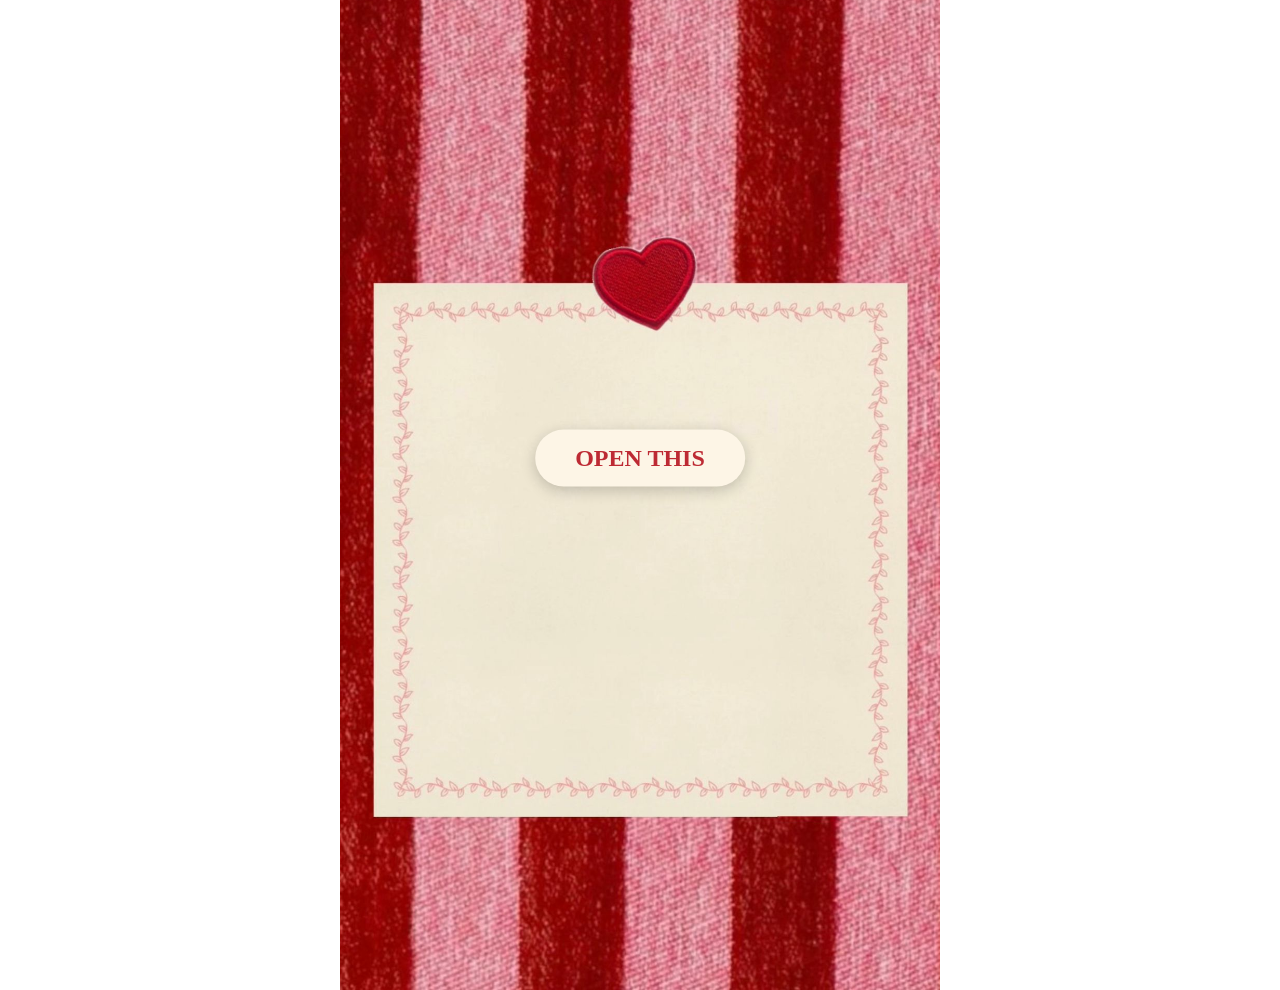
<file: index.html>
<!DOCTYPE html>
<html>
<head>
    <meta name="viewport" content="width=device-width, initial-scale=1.0">
    <title>open this</title>
    <style>
      .main-container {
    position: relative;
    width: 100%;
    height: 100vh;
    display: flex;
    justify-content: center;
    align-items: center;
}

/* Eto yung styling para sa button mo */
.open-btn {
    position: absolute;
    top: 50%; /* Gitna mula sa taas */
    left: 50%; /* Gitna mula sa kaliwa */
    transform: translate(-50%, -50%); /* Magic para saktong gitna talaga */
    padding: 15px 40px;
    background-color: #fdf5e6; /* Cream color base sa pic mo */
    color: #bd2a33; /* Red text */
    text-decoration: none;
    font-family: 'Indie Flower', cursive; /* O kung anong font gamit mo */
    font-size: 1.5rem;
    font-weight: bold;
    border-radius: 50px;
    box-shadow: 0 4px 15px rgba(0,0,0,0.2);
    border: none;
    cursor: pointer;
    z-index: 100;
    transition: 0.3s;
}

.open-btn:hover {
    transform: translate(-50%, -50%) scale(1.1);
    background-color: white;
}
    </style>
</head>
<body>
  <div class="main-container">
    <!-- Eto yung background image mo na nakita ko sa picture -->
    <img src="jah.jpg" style="width: 100%; max-width: 600px; display: block;">

    <!-- Eto yung button na gitnang-gitna -->
    <a href="jeh.html" class="open-btn">OPEN THIS</a>
</div>
</body>
</html>
</file>
